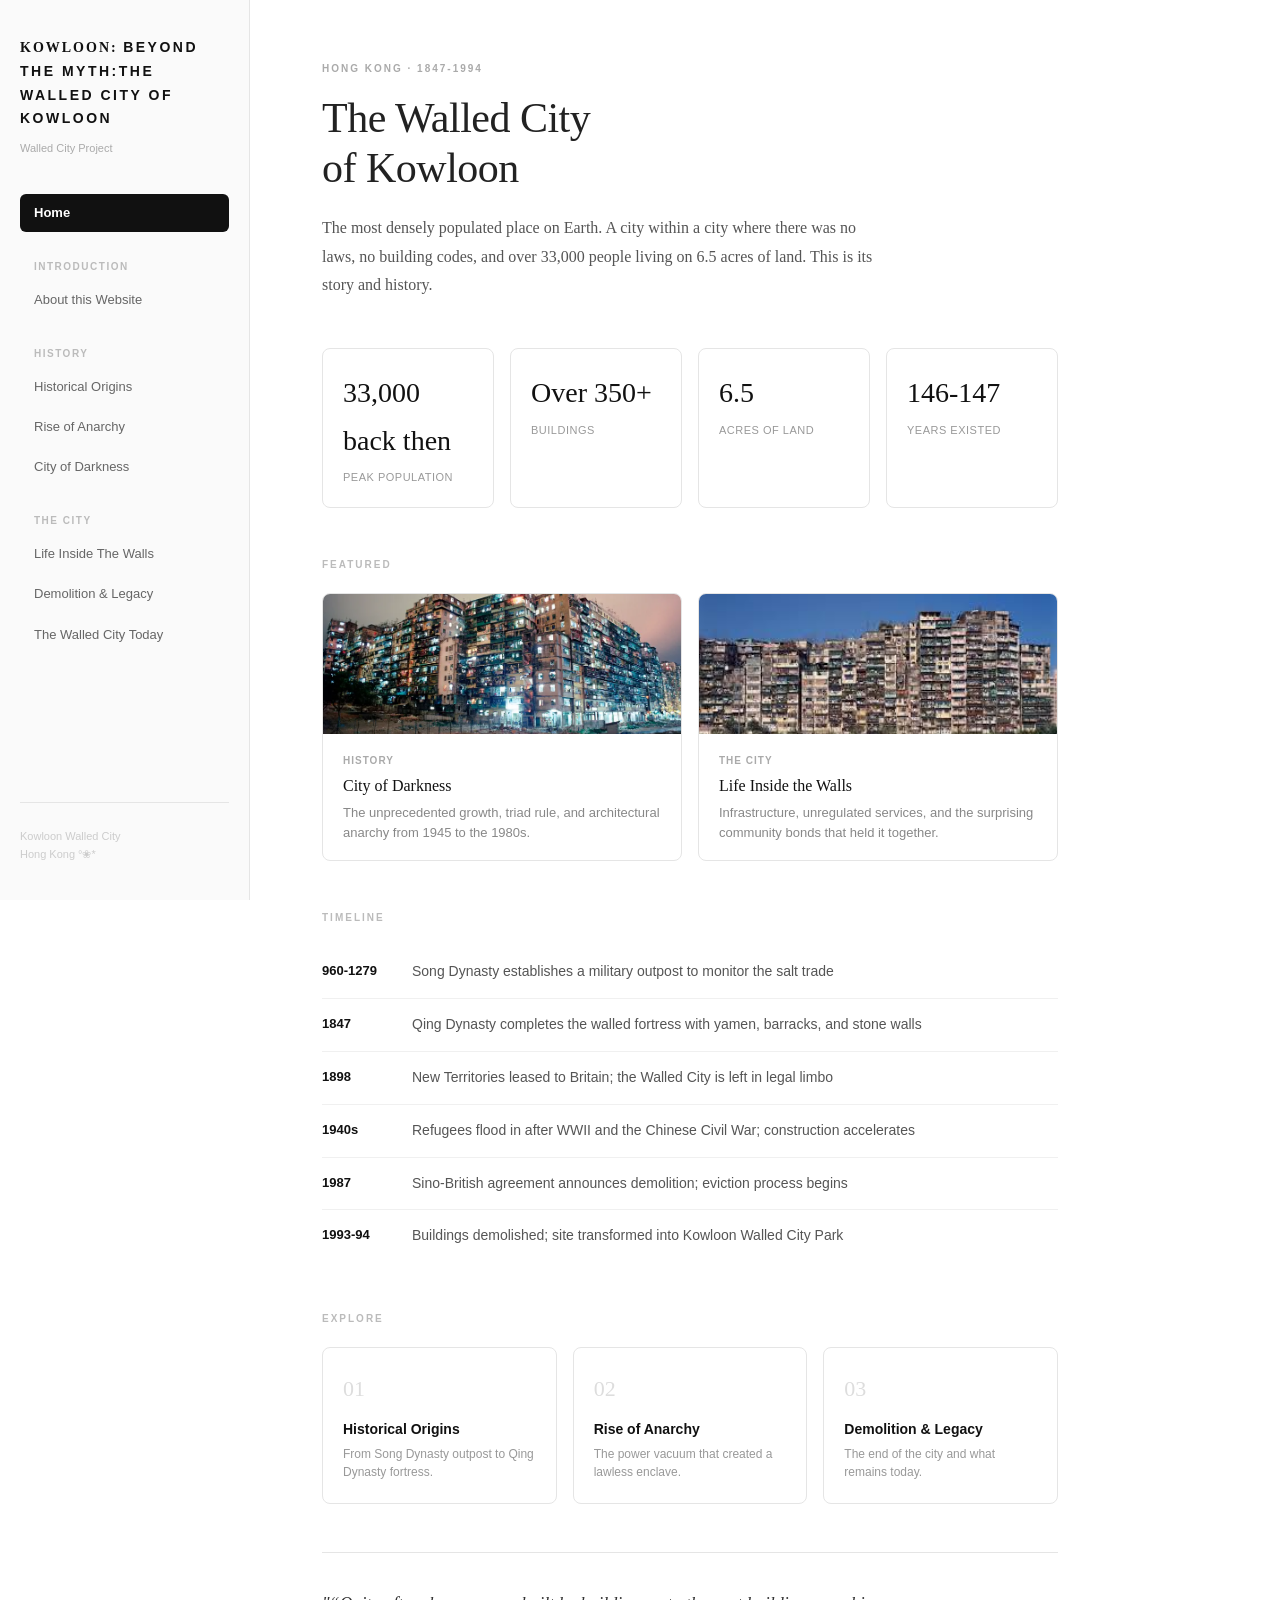
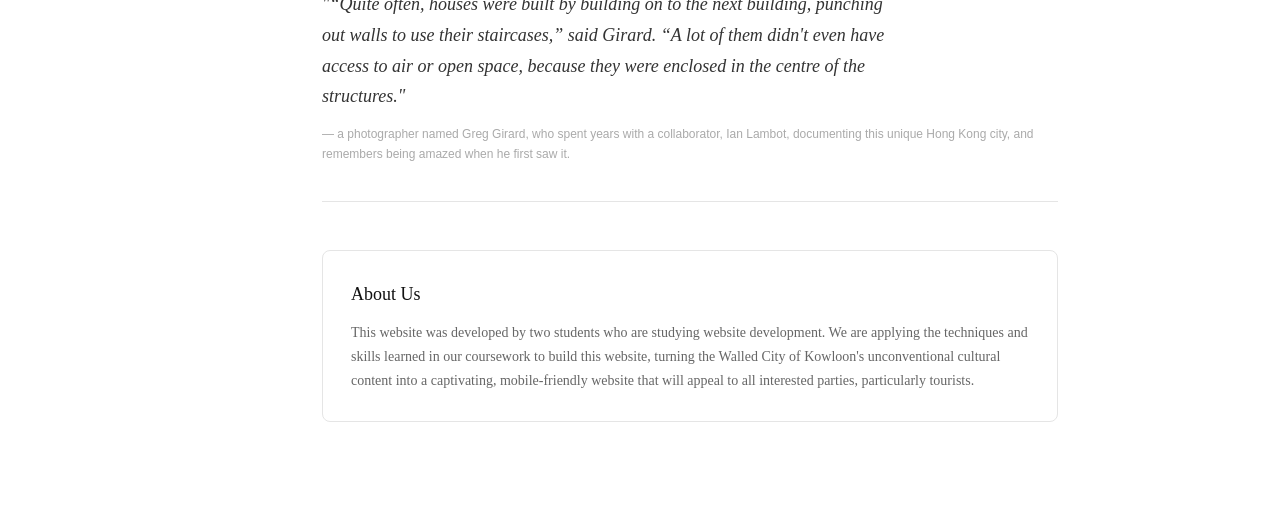
<file: index.html>
<!DOCTYPE html>
<html lang="en">
<head>
    <meta charset="UTF-8">
    <meta name="viewport" content="width=device-width, initial-scale=1.0">
    <title>Kowloon Walled City</title>
    <script src="idk.js"></script>
    <link rel="stylesheet" href="style2.css" />

</head>

<!--https://emojidb.org/flower-emojis?utm_source=user_search-->  <!--This is a link for the emojiss-->

<!--Im also thinkng about changing the fonts more instead of always using sans-serif...maybe Something Fancy for the Titles-->

<body>

    <!--Computer HEader--> <!--kinda confused here still so imma fix it soon-->
    <!--<div class="desktop-header">
        <span style="font-family:sans-serif; 
        font-size:14px; 
        font-weight:bold; 
        letter-spacing:2px; 
        text-transform:uppercase;">
        Kowloon
    </span>
        <button class="hamburger" onclick="toggleSide

REMOVED - the content was tranferred to 'About this website'
<a id="nav-why" onclick="showPage('Why')">Why Kowloon Walled City</a>

 
<!-(—)dont mind this, i just need this for the sentencws

    <!-Mobile header-->
    <div class="mobile-header">
        <span style="font-family:'Times New Roman', Times, serif; 
        font-size:14px; 
        font-weight:bold; 
        letter-spacing:2px; 
        text-transform:uppercase;">
        Kowloon
    </span> 
        <button class="hamburger" onclick="toggleSidebar()">☰</button> <!--I used the Trigram For Heaven symbol for toggling the other pages.....yum-->
        
    </div>

    <!-- ttthe overlayy -->
    <div class="sidebar-overlay" id="overlay" onclick="toggleSidebar()"></div>

    <div class="layout">

        <!--sidebarssss-->

        <!--showpage helps with revealing the other pages-->

        <aside class="sidebar" id="sidebar">
            <div class="logo">                
        <span style="font-family:'Times New Roman', Times, serif; 
        font-size:14px; 
        font-weight:bold; 
        letter-spacing:2px; 
        text-transform:uppercase;">
        Kowloon:
    </span>Beyond the myth:The Walled City of Kowloon</div>
    
            <div class="subtitle">Walled City Project</div>

            <div class="nav-group">
                <nav>
                    <a class="active" id="nav-home" onclick="showPage('home')"><strong>Home</strong></a>
                </nav>
            </div>

            <div class="nav-group">
                <div class="nav-label">Introduction</div>
                <nav>
                    <a id="nav-objective" onclick="showPage('objective')">About this Website</a> <!--this one used to be Project Objective-->
                </nav>
            </div>

            <div class="nav-group">
                <div class="nav-label">History</div>
                <nav>
                    <a id="nav-origins" onclick="showPage('origins')">Historical Origins</a>
                    <a id="nav-anarchy" onclick="showPage('anarchy')">Rise of Anarchy</a>
                    <a id="nav-darkness" onclick="showPage('darkness')">City of Darkness</a>
                </nav>
            </div>

            <div class="nav-group">
                <div class="nav-label">The City</div>
                <nav>
                    <a id="nav-life" onclick="showPage('life')">Life Inside The Walls</a>
                    <a id="nav-demolition" onclick="showPage('demolition')">Demolition & Legacy</a>
                    <a id="nav-today" onclick="showPage('today')">The Walled City Today</a>
                </nav>
            </div>

            <div class="footer-note">Kowloon Walled City<br>Hong Kong °❀*</div> <!--Added this symbol cause it looks cute/ can be changed if you want-->
        </aside>

        <!--THE MAIIIIIIIIN CONTENTOOO--> <!--also need to add more pictures soon to support the indo. visuals are important afterl all-->
        <div class="main">

            <!-- THis is where it begins~ the homepageee / i lowkey just copy pasted some of the info in the internet when researching some stuff-->
            <div class="page active" id="page-home">

                <div class="home-hero">
                    <div class="eyebrow">Hong Kong · 1847-1994</div>
                    <h1>The Walled City<br>of Kowloon</h1>
                    <p>The most densely populated place on Earth. A city within a city where there was no laws, no building codes, and over 33,000 people living on 6.5 acres of land. This is its story and history.</p>
                </div>

                <!--The numbers of people, buildings, land and years -->
                <div class="home-stats">
                    <div class="home-stat">
                        <div class="number">33,000 back then</div>
                        <div class="label">Peak Population</div>
                    </div>
                    <div class="home-stat">
                        <div class="number">Over 350+</div>
                        <div class="label">Buildings</div>
                    </div>
                    <div class="home-stat">
                        <div class="number">6.5</div>
                        <div class="label">acres of Land</div> 
                    </div>
                    <div class="home-stat">
                        <div class="number">146-147</div> <!--Settled	c. 1898 / Demolished	1993–1994    still kinda unsure about this part-->
                        <div class="label">Years Existed</div>
                    </div>
                </div>

                <!-- the Featured Cards -->
                <div class="home-section-title">Featured</div>
                <div class="home-cards">
                    <div class="home-card" onclick="showPage('darkness')">
                        <img src="Nice view of the city.png" alt="City at night">
                        <div class="card-body">
                            <div class="card-tag">History</div>
                            <div class="card-title">City of Darkness</div>
                            <div class="card-desc">The unprecedented growth, triad rule, and architectural anarchy from 1945 to the 1980s.</div>
                        </div>
                    </div>
                    <div class="home-card" onclick="showPage('life')">
                        <img src="Walled off i guess.png" alt="Building close-up">
                        <div class="card-body">
                            <div class="card-tag">The City</div>
                            <div class="card-title">Life Inside the Walls</div>
                            <div class="card-desc">Infrastructure, unregulated services, and the surprising community bonds that held it together.</div>
                        </div>
                    </div>
                </div>

                <!--timeline/ history-->
                <div class="home-section-title">Timeline</div>
                <div class="home-timeline-mini">
                    <div class="tl-row">
                        <div class="tl-year">960-1279</div>
                        <div class="tl-text">Song Dynasty establishes a military outpost to monitor the salt trade</div>
                    </div>

                    <div class="tl-row">
                        <div class="tl-year">1847</div>
                        <div class="tl-text">Qing Dynasty completes the walled fortress with yamen, barracks, and stone walls</div>
                    </div>

                    <div class="tl-row">
                        <div class="tl-year">1898</div>
                        <div class="tl-text">New Territories leased to Britain; the Walled City is left in legal limbo</div>
                    </div>

                    <div class="tl-row">
                        <div class="tl-year">1940s</div>
                        <div class="tl-text">Refugees flood in after WWII and the Chinese Civil War; construction accelerates</div>
                    </div>
                    <div class="tl-row">
                        <div class="tl-year">1987</div>
                        <div class="tl-text">Sino-British agreement announces demolition; eviction process begins</div>
                    </div>
                    <div class="tl-row">
                        <div class="tl-year">1993-94</div>
                        <div class="tl-text">Buildings demolished; site transformed into Kowloon Walled City Park</div>
                    </div>
                </div>




                <!--More infooos--> <!--still thinking if i should add images to it-->
                <div class="home-section-title">Explore</div>
                <div class="home-explore-grid">
                    <div class="home-explore-item" onclick="showPage('origins')">
                        <div class="explore-num">01</div>
                        <div class="explore-title">Historical Origins</div>
                        <div class="explore-desc">From Song Dynasty outpost to Qing Dynasty fortress.</div>
                    </div>
                    <div class="home-explore-item" onclick="showPage('anarchy')">
                        <div class="explore-num">02</div>
                        <div class="explore-title">Rise of Anarchy</div>
                        <div class="explore-desc">The power vacuum that created a lawless enclave.</div>
                    </div>
                    <div class="home-explore-item" onclick="showPage('demolition')">
                        <div class="explore-num">03</div>
                        <div class="explore-title">Demolition & Legacy</div>
                        <div class="explore-desc">The end of the city and what remains today.</div>
                    </div>
                </div>


                <!--quoting-->
                <div class="home-quote">
                    <blockquote>"“Quite often, houses were built by building on to the next building, punching out walls to use their staircases,” said Girard.  “A lot of them didn't even have access to air or open space, because they were enclosed in the centre of the structures."</blockquote>
                    <div class="quote-attr">— a photographer named Greg Girard, who spent years with a collaborator, Ian Lambot, documenting this unique Hong Kong city, and remembers being amazed when he first saw it. </div>
                </div>


                <!--About this project/ ABOUT US :00-->
                <div class="home-card-full">
                    <div class="card-title">About Us</div>
                    <p>This website was developed by two students who are studying website development. We are applying the techniques and skills learned in our coursework to build this website, turning the Walled City of Kowloon's unconventional cultural content into a captivating, mobile-friendly website that will appeal to all interested parties, particularly tourists.</p>
                </div>
            </div>

            
            <!--the intro, reassons-->
            <div class="page" id="page-objective">
                <h1>Project Objective</h1>

                <div class="highlight-box">
                    <p>This is a tourism website about the Kowloon Walled City. Within this site, visitors will learn about its history, explore related artistic works, and discover nearby travel attractions in the Kowloon area. Through this website, you will experience the unique charm of the Walled City and be captivated by its enduring appeal.
                </p>
                </div>

                <p>The Kowloon Walled City was one of the most extraordinary urban phenomena in modern history. Yet its story remains fragmented, told through scattered photographs, academic papers, and word of mouth. This project brings that narrative together in one place.</p>

                <h2>Why the Kowloon Walled City?</h2>

                <div class="highlight-box">
                    <p>Its existence is a myth to many outsiders. It was a place of legend, rumored to be a lawless den of triads and unlicensed dentists. It was a city within a city, with its own rules, economy, and social standards. The Walled Kowloon City is an example of a demolished site where life has forgotten its customs.</p>
                </div>

                <h2>What This Site Will Cover</h2>
                <ul>
                    <li><strong>Historical Origins</strong> — From Song Dynasty outpost to Qing Dynasty fortress</li>
                    <li><strong>Rise of Anarchy</strong> — The power vacuum that created a lawless enclave</li>
                    <li><strong>City of Darkness</strong> — Unprecedented growth and triad rule (1945-1980s)</li>
                    <li><strong>Life Inside the Walls</strong> — Infrastructure, unregulated services, and community bonds</li>
                    <li><strong>Demolition & Legacy</strong> — The end of the city and what remains</li>
                    <li><strong>The Walled City Today</strong> — Preserved relics, the park, and cultural significance</li>
                </ul>



            </div>


            <div class="page" id="page-why">
                <h1>Why the Kowloon Walled City?</h1>

                <p>To the outside world, the Kowloon Walled City was a legend — a place of lawless myth and urban chaos. But within its walls, it was something far more complex: a self-governing community with its own rules, its own economy, and its own social standards.</p>

                <div class="highlight-box">
                    <p>The Walled City was a place where the conventional laws of society broke down, yet a different kind of order emerged — one built not by governments, but by the people who lived there.</p>
                </div>

                <p>It was simultaneously a haven and a horror — a refuge for those who had nowhere else to go, and a haven for those who operated outside the law. It thrived without police, without building codes, without any central authority. And yet, it functioned.</p>

                <p>Today, the site is a public park. The buildings are gone, the residents relocated, the chaos silenced. What remains is an abandoned space that has lost the customs and culture that once defined it — a place that lives on only in memory and photographs.</p>

                <p>This project asks: <strong>What can we learn from a place that shouldn't have worked, but did?</strong></p>
            </div>



            
            <!--more historyyyy-->
            <div class="page" id="page-origins">
                <h1>Historical Origins</h1>
                <p style=
                "font-family:sans-serif; 
                font-size:12px; 
                color:#999; 
                letter-spacing:1px; 
                text-transform:uppercase; 
                margin-bottom:8px;"
                >The Beginning of a dystopian City</p>

                <p>The story of the Kowloon Walled City begins long before the anarchy it became famous for. </p>

            <div class="photo">
                <img src="history old photo.jpg" alt="history photo">
                <div class="caption">Kowloon Walled City, a fascinating area in Hong Kong, shows us the interesting twists of history, migration, and city life. This crowded settlement was special because it was a part of China right in the middle of the British colony. Its story is one of survival, chaos, and major transformation.</div>
            </div>

                <p>Its roots trace back nearly a thousand years, to a time when the area served as a modest military outpost under the Song Dynasty.</p>

                <h2>Song Dynasty: Monitoring the Salt Trade</h2>
                <p>During the Song Dynasty (960-1279), a military outpost was established in the Kowloon area to monitor and regulate the lucrative salt trade. The site's strategic position near the coast made it an ideal sentry point against pirates and smugglers.</p>

                <h2>Qing Dynasty: The Fortress Walls</h2>
                <p>In the mid-19th century, the Qing government recognized the need for a stronger defensive presence. Construction of a proper walled fortress began, and the Kowloon Walled City was completed in 1847. The fortified structure included a yamen (government office), barracks, and thick stone walls designed to repel invasion.</p>
                <p>However, the fortress was soon tested by internal conflict. Rebellions in the region damaged parts of the structure, and the Qing government's ability to maintain it steadily weakened.</p>

                <h2>1898: The Treaty That Changed Everything</h2>
                <p>The turning point came with the Convention for the Extension of Hong Kong Territory in 1898, which leased the New Territories to Britain for 99 years. The Walled City was initially excluded from the lease — it remained under Chinese jurisdiction. But when British forces moved in, the Chinese officials abandoned the fort, leaving it in a legal grey zone that would persist for nearly a century.</p>

                <div class="timeline">
                    <div class="timeline-item">
                        <div class="year">Song Dynasty (960-1279)</div>
                        <div class="desc">Military outpost established to monitor the salt trade</div>
                    </div>
                    <div class="timeline-item">
                        <div class="year">1847</div>
                        <div class="desc">Qing Dynasty completed the walled fortress</div>
                    </div>
                    <div class="timeline-item">
                        <div class="year">1898</div>
                        <div class="desc">New Territories that was leased to Britain; Walled City left in legal limbo</div>
                    </div>
                </div>
            </div>




            <!--THe risse to anarchy-->
            <div class="page" id="page-anarchy">
                <h1>Rise of Anarchy</h1>
                <p style=
                "font-family:sans-serif; 
                font-size:12px; 
                color:#a6a6a6; 
                letter-spacing:1px; 
                text-transform:uppercase; 
                margin-bottom:8px;"
                >A Lawless Blackhole of Vice</p>

                <p>The transformation of the Walled City from a military fort into a lawless enclave was not sudden — it was the result of decades of political abandonment and neglect.</p>

                <div class="photo">
                    <img src="Aerial view.png" alt="Aerial view of Kowloon Walled City">
                    <div class="caption">Aerial views showing the dense Walled City surrounded by modern Kowloon — a world within a world.</div>
                </div>

                <h2>British Occupation and Retreat</h2>
                <p>After the 1898 treaty, the British initially asserted control over the Walled City but soon found it more trouble than it was worth. The Chinese government still claimed sovereignty, while the British had little interest in governing the small, dilapidated site. By the early 20th century, both sides had effectively walked away.</p>

                <h2>The Power Vacuum</h2>
                <p>With no government willing to take responsibility, the Walled City became a true no-man's-land. No police patrolled its streets. No building codes regulated its construction. No health inspectors checked its factories. Into this vacuum stepped those who thrived in the absence of authority — triads, gamblers, drug operators, and anyone else who preferred to live beyond the reach of the law.</p>

                <h2>World War II</h2>
                <p>The Japanese occupation of Hong Kong during World War II further accelerated the Walled City's decline. The occupying forces dismantled parts of the original stone walls for building materials, erasing the last physical remnants of its military heritage. By the end of the war, the Walled City was an open, undefended space — ripe for the chaos that would follow.</p>
            </div>

            <!--CITY OF DARKNESS...bleh -->
            <div class="page" id="page-darkness">
                <h1>City of Darkness</h1>

            <div class="photo">
                <img src="rundown buildings.jpg" alt="rundown">
                <div class="caption">'The economy ran sort of on it's own. They had bakeries, barber shops, noodle houses, tea houses, craftsmen, limited use doctors (like non licensed dentists, and traditional medicine), etc. Basically anything you'd find in a city, just crammed into this tiny little area of buildings.' - jgopp, a User in Reddit who has visited the site</div>
                </div>

                <p style="font-family:'Times New Roman', Times, serif; font-size:20px; color:#000000; letter-spacing: spacing 2px;; text-transform:uppercase; margin: bottom 10px;;">Unprecedented Growth (1945-1980s)</p>

                <p>In the decades following World War II, the Walled City underwent a transformation unlike anything the world had seen before. What had been a modest squatter settlement exploded into a towering, self-built megastructure.</p>

                <h2>Refugee Influx</h2>
                <p>After the Chinese Civil War and the establishment of the People's Republic of China in 1949, waves of refugees flooded into Hong Kong. Many found their way to the Walled City, drawn by the absence of rent controls, building regulations, and immigration enforcement. The population swelled from a few hundred to tens of thousands in a matter of years.</p>

                <h2>Triad Rule</h2>
                <p>With the population boom came organized crime. Triad societies — particularly the 14K and Sun Yee On — established firm control over the Walled City. They ran gambling dens, opium dens, and vice operations from the upper floors, while residents on the lower levels tried to live normal lives below. The triads became the de facto authority: they resolved disputes, collected "rent," and maintained a rough order that served their interests.</p>

                <h2>Architectural Anarchy</h2>
                <p>With no building codes to follow, residents built upward with reckless abandon. Structures rose to 14 stories or more, connected by a chaotic network of staircases, rooftops, and narrow alleyways. Buildings were constructed inches apart, blocking out sunlight to the lower levels. Electrical wiring and water pipes formed a tangled web on every exterior wall. It was architecture without architects — and it was terrifying, beautiful, and entirely unique.</p>

            </div>





            <!--life inside the walls -->
            <div class="page" id="page-life">
                <h1>Life Inside the Walls</h1>

            <div class="photo">
                <img src="life.jpg" alt="life">
                <div class="caption">'The economy ran sort of on it's own. They had bakeries, barber shops, noodle houses, tea houses, craftsmen, limited use doctors (like non licensed dentists, and traditional medicine), etc. Basically anything you'd find in a city, just crammed into this tiny little area of buildings.' - jgopp, a User in Reddit who has visited the site</div>
                </div>

                <p>Despite its fearsome reputation, the reality of daily life inside the Walled City was more nuanced than the headlines suggested. Yes, there was crime and squalor — but there were also schools, temples, post offices, and a strong sense of community.</p>

                <h2>Infrastructure</h2>
                <p>The Walled City had only eight official municipal water taps serving tens of thousands of residents. Water was rationed and carried by bucket to upper floors. Electricity was siphoned from the surrounding city grid through illegal connections — a web of wires that hung like vines from every surface. Despite this, residents had refrigerators, televisions, and even air conditioners.</p>

                <h2>Unregulated Services</h2>
                <p>The Walled City was home to a thriving informal economy. Unlicensed dentists offered cheap dental work in small clinics — many trained in mainland China but unrecognized in Hong Kong. Food factories produced noodles, fish balls, and other goods that were sold outside the walls. Garment workshops churned out clothing. None of these businesses had permits, but they were essential to the local economy.</p>

                <h2>Community and Social Bonds</h2>
                <p>Perhaps the most surprising aspect of the Walled City was its community. Residents looked out for each other. Children played on rooftops while elders chatted in narrow alleyways. Informal mutual aid networks developed — neighbors helped neighbors with childcare, repairs, and mediation. In the absence of government, the people of the Walled City built their own society from the ground up.</p>
            </div>

            <!--when it got destroyed and its legacy-->
            <div class="page" id="page-demolition">
                <h1>Demolition & Legacy</h1>

                <div class="photo">
                    <img src="ruined.jpg" alt="ruined">
                    <div class="caption">The Sino-British Joint Declaration in 1984 laid the groundwork for the city's demolition. The mutual decision by the two governments to tear down the walled city was announced on 14 January 1987.</div>
                </div>

                <p>The end of the Walled City came not with a bang, but with a long, slow process of negotiation, eviction, and finally, demolition.</p>

                <h2>The Sino-British Joint Declaration</h2>
                <p>In 1984, the Sino-British Joint Declaration set the stage for Hong Kong's return to Chinese sovereignty in 1997. With the political future settled, both governments finally found common ground on the Walled City's fate. In 1987, they announced that the site would be cleared and transformed into a public park.</p>

                <h2>Eviction and Demolition</h2>
                <p>The eviction process was prolonged and emotional. Over 33,000 residents were displaced between 1987 and 1992. Many had lived in the Walled City their entire lives. Some resisted; others accepted government compensation and resettlement packages. By 1993, the last residents were gone, and demolition began. The buildings — decades of informal architecture — were reduced to rubble in a matter of months.</p>

                <div class="highlight-box">
                    <p>Demolished in 1993-1994, the Walled City left behind not just physical rubble, but a cultural legacy that continues to fascinate architects, filmmakers, writers, and urbanists around the world.</p>
                </div>
            </div>

            <!--THe walled city today or now-->
            <div class="page" id="page-today">
                <h1>The Walled City Today</h1>

                <div class="photo">
                <img src="kowloon walled city exhinition.jpg" alt="exhibition">

                <p>Where the Walled City once stood, there is now a peaceful park. But echoes of the past remain... in preserved relics, in the layout of the grounds, and in the cultural memory of a place unlike any other.</p>

                <!--i might add more photos like here for example/ and yes the stuff here was kinda copy pasted from the internet cause we're runnning out of time TOT-->

                <h2>Preserved Relics and Artifacts</h2>
                <p>Several artifacts from the original Walled City have been preserved within the park grounds. These include stone fragments, old signage, and foundations that mark where buildings once stood. They serve as quiet reminders of the dense, chaotic community that existed here.</p>

                <h2>The Yamen Building</h2>
                <p>The most significant surviving structure is the Yamen — the old Qing Dynasty government office that predated the Walled City's anarchic era. Restored and preserved, it now stands as the park's centerpiece, a physical link to the site's military origins.</p>

                <h2>The South Gate</h2>
                <p>Excavations during the park's construction uncovered the foundations of the original South Gate — the stone entrance to the Qing fortress. These remains have been preserved in situ and are visible to visitors today.</p>

                <h2>Cultural Icon</h2>
                <p>Beyond the physical site, the Walled City lives on as a cultural icon. It has inspired countless films, books, video games, and architectural studies. Its image — the impossibly dense, towering blocks connected by a web of pipes and wires — has become a visual shorthand for urban dystopia and the resilience of community.</p>

                <div class="two-col">
                    <div class="col-box">
                        <h3>Culture Significance</h3>
                        <p>The Walled City represents a unique chapter in urban history — a self-built, self-governing community that operated entirely outside conventional structures of power. Its legacy challenges our assumptions about what a city needs to function.</p>
                    </div>
                    <div class="col-box">
                        <h3>Tourist Potential</h3>
                        <p>The Kowloon Walled City Park attracts visitors from around the world. Interpretive signs, preserved relics, and the restored Yamen offer a tangible connection to the past — making the site both a memorial and a destination.</p>
                    </div>
                </div>
            </div>

        </div>
    </div>

</body>
</html>
</file>
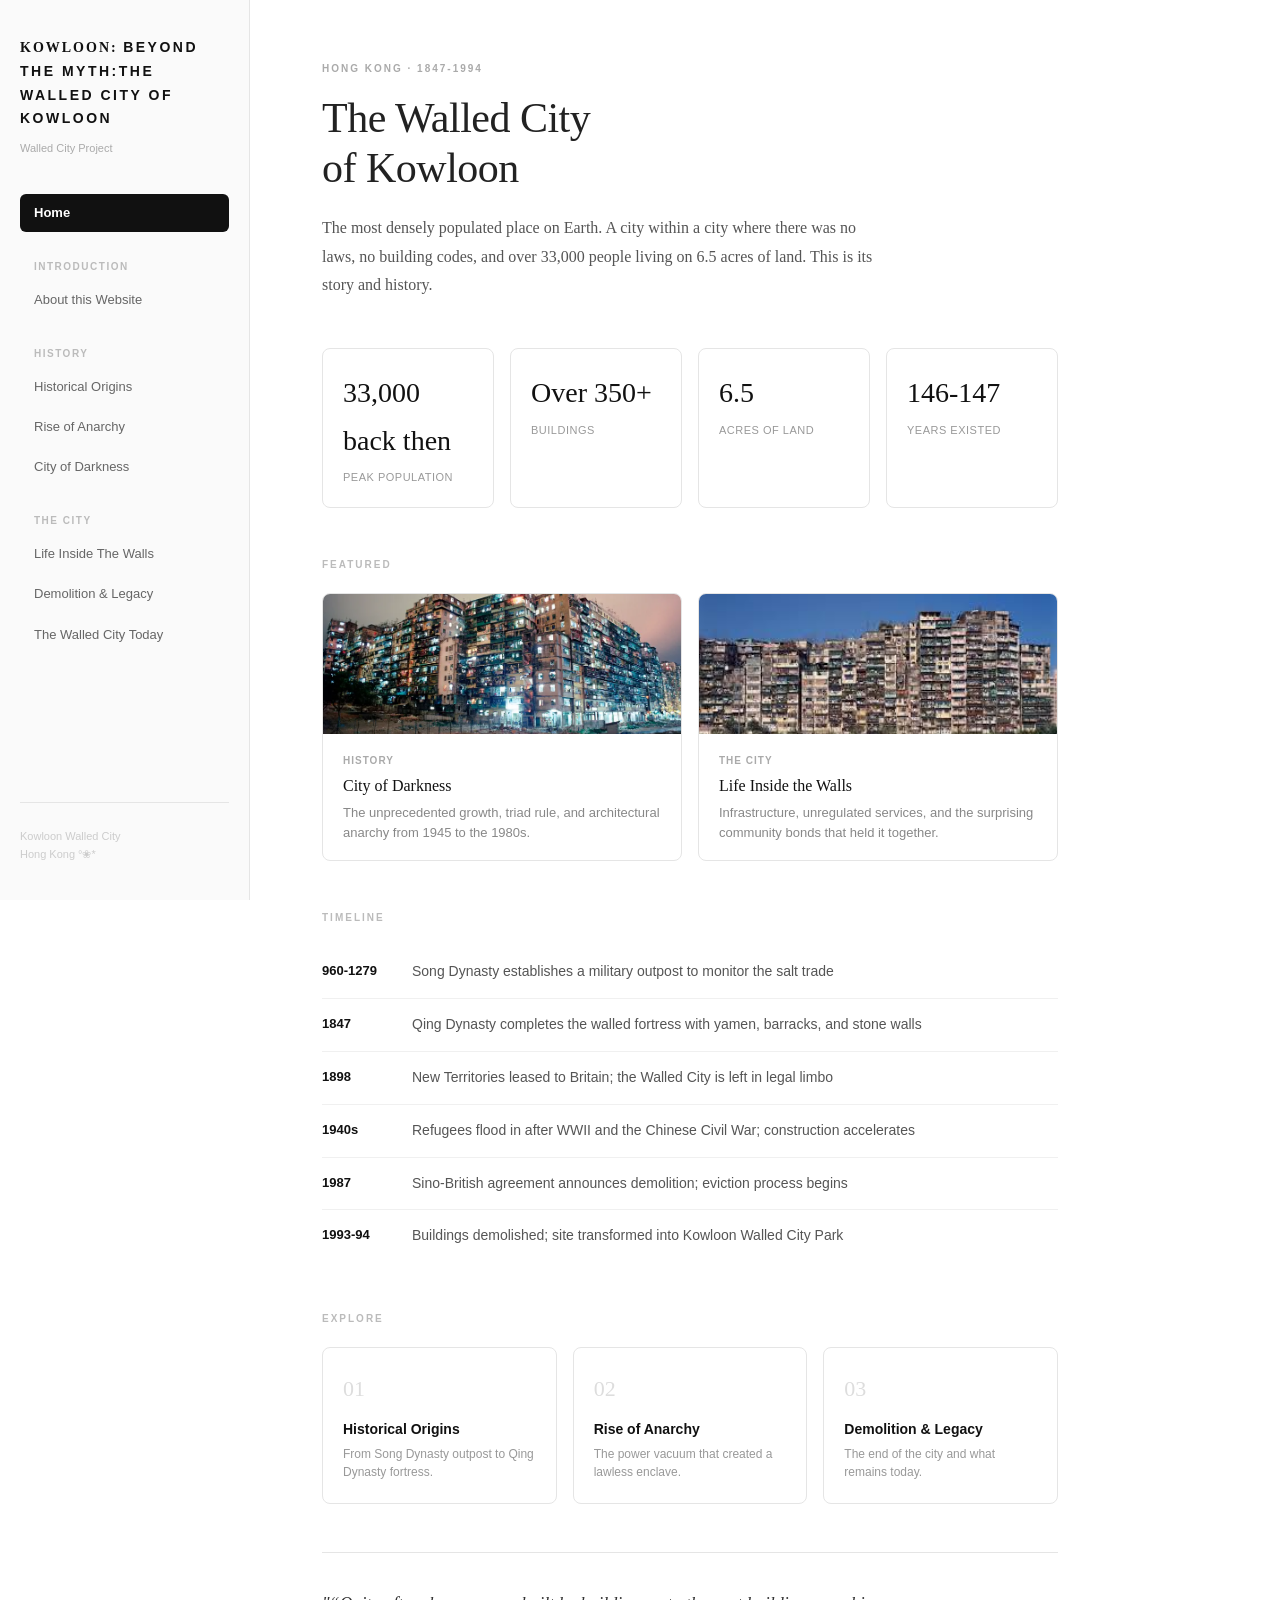
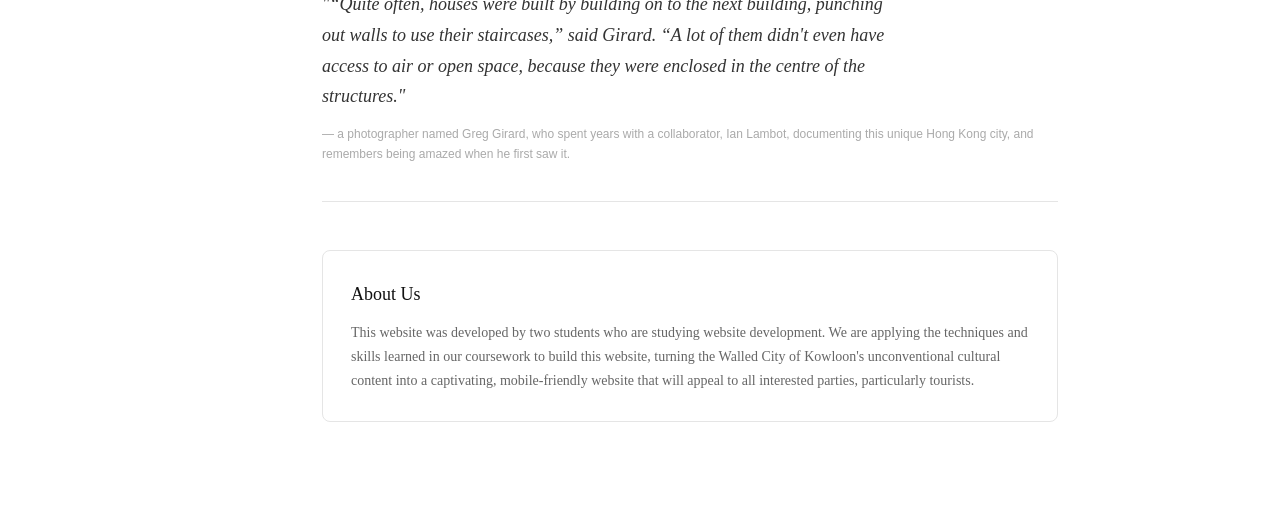
<file: RAHHHH.html>
<!DOCTYPE html>
<html lang="en">
<head>
    <meta charset="UTF-8">
    <meta name="viewport" content="width=device-width, initial-scale=1.0">
    <title>Kowloon Walled City</title>
    <script src="idk.js"></script>
    <link rel="stylesheet" href="style2.css" />

</head>

<!--https://emojidb.org/flower-emojis?utm_source=user_search-->  <!--This is a link for the emojiss-->

<!--Im also thinkng about changing the fonts more instead of always using sans-serif...maybe Something Fancy for the Titles-->

<body>

    <!--Computer HEader--> <!--kinda confused here still so imma fix it soon-->
    <!--<div class="desktop-header">
        <span style="font-family:sans-serif; 
        font-size:14px; 
        font-weight:bold; 
        letter-spacing:2px; 
        text-transform:uppercase;">
        Kowloon
    </span>
        <button class="hamburger" onclick="toggleSide

REMOVED - the content was tranferred to 'About this website'
<a id="nav-why" onclick="showPage('Why')">Why Kowloon Walled City</a>

 
<!-(—)dont mind this, i just need this for the sentencws

    <!-Mobile header-->
    <div class="mobile-header">
        <span style="font-family:'Times New Roman', Times, serif; 
        font-size:14px; 
        font-weight:bold; 
        letter-spacing:2px; 
        text-transform:uppercase;">
        Kowloon
    </span> 
        <button class="hamburger" onclick="toggleSidebar()">☰</button> <!--I used the Trigram For Heaven symbol for toggling the other pages.....yum-->
        
    </div>

    <!-- ttthe overlayy -->
    <div class="sidebar-overlay" id="overlay" onclick="toggleSidebar()"></div>

    <div class="layout">

        <!--sidebarssss-->

        <!--showpage helps with revealing the other pages-->

        <aside class="sidebar" id="sidebar">
            <div class="logo">                
        <span style="font-family:'Times New Roman', Times, serif; 
        font-size:14px; 
        font-weight:bold; 
        letter-spacing:2px; 
        text-transform:uppercase;">
        Kowloon:
    </span>Beyond the myth:The Walled City of Kowloon</div>
    
            <div class="subtitle">Walled City Project</div>

            <div class="nav-group">
                <nav>
                    <a class="active" id="nav-home" onclick="showPage('home')"><strong>Home</strong></a>
                </nav>
            </div>

            <div class="nav-group">
                <div class="nav-label">Introduction</div>
                <nav>
                    <a id="nav-objective" onclick="showPage('objective')">About this Website</a> <!--this one used to be Project Objective-->
                </nav>
            </div>

            <div class="nav-group">
                <div class="nav-label">History</div>
                <nav>
                    <a id="nav-origins" onclick="showPage('origins')">Historical Origins</a>
                    <a id="nav-anarchy" onclick="showPage('anarchy')">Rise of Anarchy</a>
                    <a id="nav-darkness" onclick="showPage('darkness')">City of Darkness</a>
                </nav>
            </div>

            <div class="nav-group">
                <div class="nav-label">The City</div>
                <nav>
                    <a id="nav-life" onclick="showPage('life')">Life Inside The Walls</a>
                    <a id="nav-demolition" onclick="showPage('demolition')">Demolition & Legacy</a>
                    <a id="nav-today" onclick="showPage('today')">The Walled City Today</a>
                </nav>
            </div>

            <div class="footer-note">Kowloon Walled City<br>Hong Kong °❀*</div> <!--Added this symbol cause it looks cute/ can be changed if you want-->
        </aside>

        <!--THE MAIIIIIIIIN CONTENTOOO--> <!--also need to add more pictures soon to support the indo. visuals are important afterl all-->
        <div class="main">

            <!-- THis is where it begins~ the homepageee / i lowkey just copy pasted some of the info in the internet when researching some stuff-->
            <div class="page active" id="page-home">

                <div class="home-hero">
                    <div class="eyebrow">Hong Kong · 1847-1994</div>
                    <h1>The Walled City<br>of Kowloon</h1>
                    <p>The most densely populated place on Earth. A city within a city where there was no laws, no building codes, and over 33,000 people living on 6.5 acres of land. This is its story and history.</p>
                </div>

                <!--The numbers of people, buildings, land and years -->
                <div class="home-stats">
                    <div class="home-stat">
                        <div class="number">33,000 back then</div>
                        <div class="label">Peak Population</div>
                    </div>
                    <div class="home-stat">
                        <div class="number">Over 350+</div>
                        <div class="label">Buildings</div>
                    </div>
                    <div class="home-stat">
                        <div class="number">6.5</div>
                        <div class="label">acres of Land</div> 
                    </div>
                    <div class="home-stat">
                        <div class="number">146-147</div> <!--Settled	c. 1898 / Demolished	1993–1994    still kinda unsure about this part-->
                        <div class="label">Years Existed</div>
                    </div>
                </div>

                <!-- the Featured Cards -->
                <div class="home-section-title">Featured</div>
                <div class="home-cards">
                    <div class="home-card" onclick="showPage('darkness')">
                        <img src="Nice view of the city.png" alt="City at night">
                        <div class="card-body">
                            <div class="card-tag">History</div>
                            <div class="card-title">City of Darkness</div>
                            <div class="card-desc">The unprecedented growth, triad rule, and architectural anarchy from 1945 to the 1980s.</div>
                        </div>
                    </div>
                    <div class="home-card" onclick="showPage('life')">
                        <img src="Walled off i guess.png" alt="Building close-up">
                        <div class="card-body">
                            <div class="card-tag">The City</div>
                            <div class="card-title">Life Inside the Walls</div>
                            <div class="card-desc">Infrastructure, unregulated services, and the surprising community bonds that held it together.</div>
                        </div>
                    </div>
                </div>

                <!--timeline/ history-->
                <div class="home-section-title">Timeline</div>
                <div class="home-timeline-mini">
                    <div class="tl-row">
                        <div class="tl-year">960-1279</div>
                        <div class="tl-text">Song Dynasty establishes a military outpost to monitor the salt trade</div>
                    </div>

                    <div class="tl-row">
                        <div class="tl-year">1847</div>
                        <div class="tl-text">Qing Dynasty completes the walled fortress with yamen, barracks, and stone walls</div>
                    </div>

                    <div class="tl-row">
                        <div class="tl-year">1898</div>
                        <div class="tl-text">New Territories leased to Britain; the Walled City is left in legal limbo</div>
                    </div>

                    <div class="tl-row">
                        <div class="tl-year">1940s</div>
                        <div class="tl-text">Refugees flood in after WWII and the Chinese Civil War; construction accelerates</div>
                    </div>
                    <div class="tl-row">
                        <div class="tl-year">1987</div>
                        <div class="tl-text">Sino-British agreement announces demolition; eviction process begins</div>
                    </div>
                    <div class="tl-row">
                        <div class="tl-year">1993-94</div>
                        <div class="tl-text">Buildings demolished; site transformed into Kowloon Walled City Park</div>
                    </div>
                </div>




                <!--More infooos--> <!--still thinking if i should add images to it-->
                <div class="home-section-title">Explore</div>
                <div class="home-explore-grid">
                    <div class="home-explore-item" onclick="showPage('origins')">
                        <div class="explore-num">01</div>
                        <div class="explore-title">Historical Origins</div>
                        <div class="explore-desc">From Song Dynasty outpost to Qing Dynasty fortress.</div>
                    </div>
                    <div class="home-explore-item" onclick="showPage('anarchy')">
                        <div class="explore-num">02</div>
                        <div class="explore-title">Rise of Anarchy</div>
                        <div class="explore-desc">The power vacuum that created a lawless enclave.</div>
                    </div>
                    <div class="home-explore-item" onclick="showPage('demolition')">
                        <div class="explore-num">03</div>
                        <div class="explore-title">Demolition & Legacy</div>
                        <div class="explore-desc">The end of the city and what remains today.</div>
                    </div>
                </div>


                <!--quoting-->
                <div class="home-quote">
                    <blockquote>"“Quite often, houses were built by building on to the next building, punching out walls to use their staircases,” said Girard.  “A lot of them didn't even have access to air or open space, because they were enclosed in the centre of the structures."</blockquote>
                    <div class="quote-attr">— a photographer named Greg Girard, who spent years with a collaborator, Ian Lambot, documenting this unique Hong Kong city, and remembers being amazed when he first saw it. </div>
                </div>


                <!--About this project/ ABOUT US :00-->
                <div class="home-card-full">
                    <div class="card-title">About Us</div>
                    <p>This website was developed by two students who are studying website development. We are applying the techniques and skills learned in our coursework to build this website, turning the Walled City of Kowloon's unconventional cultural content into a captivating, mobile-friendly website that will appeal to all interested parties, particularly tourists.</p>
                </div>
            </div>

            
            <!--the intro, reassons-->
            <div class="page" id="page-objective">
                <h1>Project Objective</h1>

                <div class="highlight-box">
                    <p>This is a tourism website about the Kowloon Walled City. Within this site, visitors will learn about its history, explore related artistic works, and discover nearby travel attractions in the Kowloon area. Through this website, you will experience the unique charm of the Walled City and be captivated by its enduring appeal.
                </p>
                </div>

                <p>The Kowloon Walled City was one of the most extraordinary urban phenomena in modern history. Yet its story remains fragmented, told through scattered photographs, academic papers, and word of mouth. This project brings that narrative together in one place.</p>

                <h2>Why the Kowloon Walled City?</h2>

                <div class="highlight-box">
                    <p>Its existence is a myth to many outsiders. It was a place of legend, rumored to be a lawless den of triads and unlicensed dentists. It was a city within a city, with its own rules, economy, and social standards. The Walled Kowloon City is an example of a demolished site where life has forgotten its customs.</p>
                </div>

                <h2>What This Site Will Cover</h2>
                <ul>
                    <li><strong>Historical Origins</strong> — From Song Dynasty outpost to Qing Dynasty fortress</li>
                    <li><strong>Rise of Anarchy</strong> — The power vacuum that created a lawless enclave</li>
                    <li><strong>City of Darkness</strong> — Unprecedented growth and triad rule (1945-1980s)</li>
                    <li><strong>Life Inside the Walls</strong> — Infrastructure, unregulated services, and community bonds</li>
                    <li><strong>Demolition & Legacy</strong> — The end of the city and what remains</li>
                    <li><strong>The Walled City Today</strong> — Preserved relics, the park, and cultural significance</li>
                </ul>



            </div>


            <div class="page" id="page-why">
                <h1>Why the Kowloon Walled City?</h1>

                <p>To the outside world, the Kowloon Walled City was a legend — a place of lawless myth and urban chaos. But within its walls, it was something far more complex: a self-governing community with its own rules, its own economy, and its own social standards.</p>

                <div class="highlight-box">
                    <p>The Walled City was a place where the conventional laws of society broke down, yet a different kind of order emerged — one built not by governments, but by the people who lived there.</p>
                </div>

                <p>It was simultaneously a haven and a horror — a refuge for those who had nowhere else to go, and a haven for those who operated outside the law. It thrived without police, without building codes, without any central authority. And yet, it functioned.</p>

                <p>Today, the site is a public park. The buildings are gone, the residents relocated, the chaos silenced. What remains is an abandoned space that has lost the customs and culture that once defined it — a place that lives on only in memory and photographs.</p>

                <p>This project asks: <strong>What can we learn from a place that shouldn't have worked, but did?</strong></p>
            </div>



            
            <!--more historyyyy-->
            <div class="page" id="page-origins">
                <h1>Historical Origins</h1>
                <p style=
                "font-family:sans-serif; 
                font-size:12px; 
                color:#999; 
                letter-spacing:1px; 
                text-transform:uppercase; 
                margin-bottom:8px;"
                >The Beginning of a dystopian City</p>

                <p>The story of the Kowloon Walled City begins long before the anarchy it became famous for. </p>

            <div class="photo">
                <img src="history old photo.jpg" alt="history photo">
                <div class="caption">Kowloon Walled City, a fascinating area in Hong Kong, shows us the interesting twists of history, migration, and city life. This crowded settlement was special because it was a part of China right in the middle of the British colony. Its story is one of survival, chaos, and major transformation.</div>
            </div>

                <p>Its roots trace back nearly a thousand years, to a time when the area served as a modest military outpost under the Song Dynasty.</p>

                <h2>Song Dynasty: Monitoring the Salt Trade</h2>
                <p>During the Song Dynasty (960-1279), a military outpost was established in the Kowloon area to monitor and regulate the lucrative salt trade. The site's strategic position near the coast made it an ideal sentry point against pirates and smugglers.</p>

                <h2>Qing Dynasty: The Fortress Walls</h2>
                <p>In the mid-19th century, the Qing government recognized the need for a stronger defensive presence. Construction of a proper walled fortress began, and the Kowloon Walled City was completed in 1847. The fortified structure included a yamen (government office), barracks, and thick stone walls designed to repel invasion.</p>
                <p>However, the fortress was soon tested by internal conflict. Rebellions in the region damaged parts of the structure, and the Qing government's ability to maintain it steadily weakened.</p>

                <h2>1898: The Treaty That Changed Everything</h2>
                <p>The turning point came with the Convention for the Extension of Hong Kong Territory in 1898, which leased the New Territories to Britain for 99 years. The Walled City was initially excluded from the lease — it remained under Chinese jurisdiction. But when British forces moved in, the Chinese officials abandoned the fort, leaving it in a legal grey zone that would persist for nearly a century.</p>

                <div class="timeline">
                    <div class="timeline-item">
                        <div class="year">Song Dynasty (960-1279)</div>
                        <div class="desc">Military outpost established to monitor the salt trade</div>
                    </div>
                    <div class="timeline-item">
                        <div class="year">1847</div>
                        <div class="desc">Qing Dynasty completed the walled fortress</div>
                    </div>
                    <div class="timeline-item">
                        <div class="year">1898</div>
                        <div class="desc">New Territories that was leased to Britain; Walled City left in legal limbo</div>
                    </div>
                </div>
            </div>




            <!--THe risse to anarchy-->
            <div class="page" id="page-anarchy">
                <h1>Rise of Anarchy</h1>
                <p style=
                "font-family:sans-serif; 
                font-size:12px; 
                color:#a6a6a6; 
                letter-spacing:1px; 
                text-transform:uppercase; 
                margin-bottom:8px;"
                >A Lawless Blackhole of Vice</p>

                <p>The transformation of the Walled City from a military fort into a lawless enclave was not sudden — it was the result of decades of political abandonment and neglect.</p>

                <div class="photo">
                    <img src="Aerial view.png" alt="Aerial view of Kowloon Walled City">
                    <div class="caption">Aerial views showing the dense Walled City surrounded by modern Kowloon — a world within a world.</div>
                </div>

                <h2>British Occupation and Retreat</h2>
                <p>After the 1898 treaty, the British initially asserted control over the Walled City but soon found it more trouble than it was worth. The Chinese government still claimed sovereignty, while the British had little interest in governing the small, dilapidated site. By the early 20th century, both sides had effectively walked away.</p>

                <h2>The Power Vacuum</h2>
                <p>With no government willing to take responsibility, the Walled City became a true no-man's-land. No police patrolled its streets. No building codes regulated its construction. No health inspectors checked its factories. Into this vacuum stepped those who thrived in the absence of authority — triads, gamblers, drug operators, and anyone else who preferred to live beyond the reach of the law.</p>

                <h2>World War II</h2>
                <p>The Japanese occupation of Hong Kong during World War II further accelerated the Walled City's decline. The occupying forces dismantled parts of the original stone walls for building materials, erasing the last physical remnants of its military heritage. By the end of the war, the Walled City was an open, undefended space — ripe for the chaos that would follow.</p>
            </div>

            <!--CITY OF DARKNESS...bleh -->
            <div class="page" id="page-darkness">
                <h1>City of Darkness</h1>

            <div class="photo">
                <img src="rundown buildings.jpg" alt="rundown">
                <div class="caption">'The economy ran sort of on it's own. They had bakeries, barber shops, noodle houses, tea houses, craftsmen, limited use doctors (like non licensed dentists, and traditional medicine), etc. Basically anything you'd find in a city, just crammed into this tiny little area of buildings.' - jgopp, a User in Reddit who has visited the site</div>
                </div>

                <p style="font-family:'Times New Roman', Times, serif; font-size:20px; color:#000000; letter-spacing: spacing 2px;; text-transform:uppercase; margin: bottom 10px;;">Unprecedented Growth (1945-1980s)</p>

                <p>In the decades following World War II, the Walled City underwent a transformation unlike anything the world had seen before. What had been a modest squatter settlement exploded into a towering, self-built megastructure.</p>

                <h2>Refugee Influx</h2>
                <p>After the Chinese Civil War and the establishment of the People's Republic of China in 1949, waves of refugees flooded into Hong Kong. Many found their way to the Walled City, drawn by the absence of rent controls, building regulations, and immigration enforcement. The population swelled from a few hundred to tens of thousands in a matter of years.</p>

                <h2>Triad Rule</h2>
                <p>With the population boom came organized crime. Triad societies — particularly the 14K and Sun Yee On — established firm control over the Walled City. They ran gambling dens, opium dens, and vice operations from the upper floors, while residents on the lower levels tried to live normal lives below. The triads became the de facto authority: they resolved disputes, collected "rent," and maintained a rough order that served their interests.</p>

                <h2>Architectural Anarchy</h2>
                <p>With no building codes to follow, residents built upward with reckless abandon. Structures rose to 14 stories or more, connected by a chaotic network of staircases, rooftops, and narrow alleyways. Buildings were constructed inches apart, blocking out sunlight to the lower levels. Electrical wiring and water pipes formed a tangled web on every exterior wall. It was architecture without architects — and it was terrifying, beautiful, and entirely unique.</p>

            </div>





            <!--life inside the walls -->
            <div class="page" id="page-life">
                <h1>Life Inside the Walls</h1>

            <div class="photo">
                <img src="life.jpg" alt="life">
                <div class="caption">'The economy ran sort of on it's own. They had bakeries, barber shops, noodle houses, tea houses, craftsmen, limited use doctors (like non licensed dentists, and traditional medicine), etc. Basically anything you'd find in a city, just crammed into this tiny little area of buildings.' - jgopp, a User in Reddit who has visited the site</div>
                </div>

                <p>Despite its fearsome reputation, the reality of daily life inside the Walled City was more nuanced than the headlines suggested. Yes, there was crime and squalor — but there were also schools, temples, post offices, and a strong sense of community.</p>

                <h2>Infrastructure</h2>
                <p>The Walled City had only eight official municipal water taps serving tens of thousands of residents. Water was rationed and carried by bucket to upper floors. Electricity was siphoned from the surrounding city grid through illegal connections — a web of wires that hung like vines from every surface. Despite this, residents had refrigerators, televisions, and even air conditioners.</p>

                <h2>Unregulated Services</h2>
                <p>The Walled City was home to a thriving informal economy. Unlicensed dentists offered cheap dental work in small clinics — many trained in mainland China but unrecognized in Hong Kong. Food factories produced noodles, fish balls, and other goods that were sold outside the walls. Garment workshops churned out clothing. None of these businesses had permits, but they were essential to the local economy.</p>

                <h2>Community and Social Bonds</h2>
                <p>Perhaps the most surprising aspect of the Walled City was its community. Residents looked out for each other. Children played on rooftops while elders chatted in narrow alleyways. Informal mutual aid networks developed — neighbors helped neighbors with childcare, repairs, and mediation. In the absence of government, the people of the Walled City built their own society from the ground up.</p>
            </div>

            <!--when it got destroyed and its legacy-->
            <div class="page" id="page-demolition">
                <h1>Demolition & Legacy</h1>

                <div class="photo">
                    <img src="ruined.jpg" alt="ruined">
                    <div class="caption">The Sino-British Joint Declaration in 1984 laid the groundwork for the city's demolition. The mutual decision by the two governments to tear down the walled city was announced on 14 January 1987.</div>
                </div>

                <p>The end of the Walled City came not with a bang, but with a long, slow process of negotiation, eviction, and finally, demolition.</p>

                <h2>The Sino-British Joint Declaration</h2>
                <p>In 1984, the Sino-British Joint Declaration set the stage for Hong Kong's return to Chinese sovereignty in 1997. With the political future settled, both governments finally found common ground on the Walled City's fate. In 1987, they announced that the site would be cleared and transformed into a public park.</p>

                <h2>Eviction and Demolition</h2>
                <p>The eviction process was prolonged and emotional. Over 33,000 residents were displaced between 1987 and 1992. Many had lived in the Walled City their entire lives. Some resisted; others accepted government compensation and resettlement packages. By 1993, the last residents were gone, and demolition began. The buildings — decades of informal architecture — were reduced to rubble in a matter of months.</p>

                <div class="highlight-box">
                    <p>Demolished in 1993-1994, the Walled City left behind not just physical rubble, but a cultural legacy that continues to fascinate architects, filmmakers, writers, and urbanists around the world.</p>
                </div>
            </div>

            <!--THe walled city today or now-->
            <div class="page" id="page-today">
                <h1>The Walled City Today</h1>

                <div class="photo">
                <img src="kowloon walled city exhinition.jpg" alt="exhibition">

                <p>Where the Walled City once stood, there is now a peaceful park. But echoes of the past remain... in preserved relics, in the layout of the grounds, and in the cultural memory of a place unlike any other.</p>

                <!--i might add more photos like here for example/ and yes the stuff here was kinda copy pasted from the internet cause we're runnning out of time TOT-->

                <h2>Preserved Relics and Artifacts</h2>
                <p>Several artifacts from the original Walled City have been preserved within the park grounds. These include stone fragments, old signage, and foundations that mark where buildings once stood. They serve as quiet reminders of the dense, chaotic community that existed here.</p>

                <h2>The Yamen Building</h2>
                <p>The most significant surviving structure is the Yamen — the old Qing Dynasty government office that predated the Walled City's anarchic era. Restored and preserved, it now stands as the park's centerpiece, a physical link to the site's military origins.</p>

                <h2>The South Gate</h2>
                <p>Excavations during the park's construction uncovered the foundations of the original South Gate — the stone entrance to the Qing fortress. These remains have been preserved in situ and are visible to visitors today.</p>

                <h2>Cultural Icon</h2>
                <p>Beyond the physical site, the Walled City lives on as a cultural icon. It has inspired countless films, books, video games, and architectural studies. Its image — the impossibly dense, towering blocks connected by a web of pipes and wires — has become a visual shorthand for urban dystopia and the resilience of community.</p>

                <div class="two-col">
                    <div class="col-box">
                        <h3>Culture Significance</h3>
                        <p>The Walled City represents a unique chapter in urban history — a self-built, self-governing community that operated entirely outside conventional structures of power. Its legacy challenges our assumptions about what a city needs to function.</p>
                    </div>
                    <div class="col-box">
                        <h3>Tourist Potential</h3>
                        <p>The Kowloon Walled City Park attracts visitors from around the world. Interpretive signs, preserved relics, and the restored Yamen offer a tangible connection to the past — making the site both a memorial and a destination.</p>
                    </div>
                </div>
            </div>

        </div>
    </div>

</body>
</html>
</file>
<file: style2.css>
* {
    margin: 0;
    padding: 0;
    box-sizing: border-box;
}

body {
    font-family: Georgia, 'Times New Roman', serif;
    background: #ffffff;
    color: #222222;
    line-height: 1.7;
}



.layout {
    display: flex;
    min-height: 100vh;
}

 /*this would be the side bar section*/
.sidebar {
    width: 250px;
    border-right: 1px solid #e5e5e5;
    padding: 36px 20px;
    flex-shrink: 0;
    position: fixed;
    top: 0;
    left: 0;
    height: 100vh;
    background: #fafafa;
    display: flex;
    flex-direction: column;
    overflow-y: auto;
}

.sidebar .logo {
    font-size: 14px;
    font-weight: bold;
    font-family: sans-serif;
    letter-spacing: 2.5px;
    text-transform: uppercase;
    color: #111;
    margin-bottom: 8px;
}

.sidebar .subtitle {
    font-size: 11px;
    color: #aaa;
    font-family: sans-serif;
    margin-bottom: 36px;
}

.sidebar .nav-group {
    margin-bottom: 24px;
}

.sidebar .nav-label {
    font-size: 10px;
    font-weight: 600;
    text-transform: uppercase;
    letter-spacing: 1.5px;
    color: #bbb;
    font-family: sans-serif;
    padding: 0 14px;
    margin-bottom: 6px;
}

.sidebar nav a {
    display: block;
    padding: 8px 14px;
    margin-bottom: 2px;
    border-radius: 6px;
    cursor: pointer;
    color: #666;
    font-size: 13px;
    font-family: sans-serif;
    text-decoration: none;
    transition: all 0.15s;
}

.sidebar nav a:hover {
    background: #eee;
    color: #111;
}

.sidebar nav a.active {
    background: #111;
    color: #fff;
}

.sidebar .footer-note {
    margin-top: auto;
    font-size: 11px;
    color: #ccc;
    font-family: sans-serif;
    padding-top: 24px;
    border-top: 1px solid #e5e5e5;
}

 /*main contenst*/
.main {
    flex: 1;
    margin-left: 250px;
    padding: 60px 72px;
    max-width: 880px;
}

 /*the pages (my friend helped out here-*/
.page {
    display: none;
}

.page.active {
    display: block;
}

.page h1 {
    font-size: 34px;
    font-weight: normal;
    margin-bottom: 24px;
    letter-spacing: -0.5px;
}

.page h2 {
    font-size: 20px;
    font-weight: normal;
    margin: 44px 0 14px;
    padding-top: 28px;
    border-top: 1px solid #e5e5e5;
}

.page h3 {
    font-size: 17px;
    font-weight: bold;
    margin: 28px 0 10px;
    font-family: sans-serif;
}

.page p {
    font-size: 15px;
    color: #444;
    margin-bottom: 18px;
}

.page ul {
    margin: 12px 0 20px 20px;
}

.page ul li {
    font-size: 15px;
    color: #444;
    margin-bottom: 8px;
}

.page ul li strong {
    color: #111;
}

/*images or photos to make it look neat*/
.photo {
    margin: 28px 0;
}

.photo img {
    width: 100%;
    border-radius: 6px;
    display: block;
}

.photo .caption {
    font-size: 12px;
    color: #999;
    margin-top: 8px;
    font-family: sans-serif;
}

/*hightlight box settins*/
.highlight-box {
    background: #f7f7f7;
    border-left: 3px solid #111;
    padding: 20px 24px;
    margin: 24px 0;
    border-radius: 0 6px 6px 0;
}

.highlight-box p {
    font-size: 15px;
    color: #333;
    margin-bottom: 0;
}

/*columns*/
.two-col {
    display: grid;
    grid-template-columns: 1fr 1fr;
    gap: 24px;
    margin: 24px 0;
}

.col-box {
    background: #f9f9f9;
    border: 1px solid #e5e5e5;
    border-radius: 8px;
    padding: 24px;
}

.col-box h3 {
    font-size: 13px;
    font-weight: 700;
    text-transform: uppercase;
    letter-spacing: 1px;
    font-family: sans-serif;
    color: #111;
    margin: 0 0 12px 0;
}

.col-box p {
    font-size: 14px;
    color: #555;
    margin: 0;
}

/* ===== TIMELINE ===== */
.timeline {
    margin: 24px 0;
    padding-left: 24px;
    border-left: 2px solid #ddd;
}

.timeline-item {
    padding: 0 0 24px 20px;
    position: relative;
}

.timeline-item:last-child {
    padding-bottom: 0;
}

.timeline-item::before {
    content: '';
    width: 10px;
    height: 10px;
    background: #111;
    border-radius: 50%;
    position: absolute;
    left: -27px;
    top: 6px;
}

.timeline-item .year {
    font-size: 13px;
    font-weight: 700;
    font-family: sans-serif;
    color: #111;
    margin-bottom: 4px;
}

.timeline-item .desc {
    font-size: 14px;
    color: #555;
    font-family: sans-serif;
}

/*homepagee stylles*/
.home-hero {
    margin-bottom: 48px;
}

.home-hero .eyebrow {
    font-size: 10px;
    font-weight: 600;
    text-transform: uppercase;
    letter-spacing: 2px;
    color: #aaa;
    font-family: sans-serif;
    margin-bottom: 16px;
}

.home-hero h1 {
    font-size: 42px;
    font-weight: normal;
    line-height: 1.2;
    margin-bottom: 20px;
    letter-spacing: -0.5px;
}

.home-hero p {
    font-size: 16px;
    color: #555;
    max-width: 560px;
    line-height: 1.8;
}

.home-stats {
    display: grid;
    grid-template-columns: repeat(4, 1fr);
    gap: 16px;
    margin: 40px 0 48px;
}

.home-stat {
    border: 1px solid #e5e5e5;
    border-radius: 8px;
    padding: 20px;
}

.home-stat .number {
    font-size: 28px;
    font-weight: normal;
    font-family: Georgia, serif;
    color: #111;
    margin-bottom: 4px;
}

.home-stat .label {
    font-size: 11px;
    color: #999;
    font-family: sans-serif;
    text-transform: uppercase;
    letter-spacing: 0.5px;
}

.home-section-title {
    font-size: 10px;
    font-weight: 600;
    text-transform: uppercase;
    letter-spacing: 2px;
    color: #bbb;
    font-family: sans-serif;
    margin-bottom: 20px;
}

.home-cards {
    display: grid;
    grid-template-columns: 1fr 1fr;
    gap: 16px;
    margin-bottom: 48px;
}

.home-card {
    border: 1px solid #e5e5e5;
    border-radius: 8px;
    overflow: hidden;
    cursor: pointer;
    transition: all 0.2s;
}

.home-card:hover {
    border-color: #ccc;
    box-shadow: 0 2px 12px rgba(0, 0, 0, 0.06);
}

.home-card img {
    width: 100%;
    height: 140px;
    object-fit: cover;
    display: block;
}

.home-card .card-body {
    padding: 18px 20px;
}

.home-card .card-tag {
    font-size: 10px;
    font-weight: 600;
    text-transform: uppercase;
    letter-spacing: 1px;
    color: #aaa;
    font-family: sans-serif;
    margin-bottom: 6px;
}

.home-card .card-title {
    font-size: 16px;
    font-weight: normal;
    font-family: Georgia, serif;
    color: #111;
    margin-bottom: 6px;
    line-height: 1.4;
}

.home-card .card-desc {
    font-size: 13px;
    color: #888;
    font-family: sans-serif;
    line-height: 1.5;
}

.home-card-full {
    border: 1px solid #e5e5e5;
    border-radius: 8px;
    padding: 28px;
    margin-bottom: 48px;
}

.home-card-full .card-title {
    font-size: 18px;
    font-weight: normal;
    font-family: Georgia, serif;
    color: #111;
    margin-bottom: 12px;
}

.home-card-full p {
    font-size: 14px;
    color: #666;
    margin-bottom: 0;
}

 /*timeline or timexonesss i think*/

.home-timeline-mini {
    margin-bottom: 48px;
}

.home-timeline-mini .tl-row {
    display: flex;
    align-items: flex-start;
    padding: 14px 0;
    border-bottom: 1px solid #f0f0f0;
}

.home-timeline-mini .tl-row:last-child {
    border-bottom: none;
}

.home-timeline-mini .tl-year {
    font-size: 13px;
    font-weight: 700;
    font-family: sans-serif;
    color: #111;
    width: 90px;
    flex-shrink: 0;
}

.home-timeline-mini .tl-text {
    font-size: 14px;
    color: #555;
    font-family: sans-serif;
}

.home-explore-grid {
    display: grid;
    grid-template-columns: repeat(3, 1fr);
    gap: 16px;
    margin-bottom: 48px;
}

.home-explore-item {
    border: 1px solid #e5e5e5;
    border-radius: 8px;
    padding: 22px 20px;
    cursor: pointer;
    transition: all 0.15s;
}

.home-explore-item:hover {
    background: #f7f7f7;
    border-color: #ccc;
}

.home-explore-item .explore-num {
    font-size: 22px;
    font-family: Georgia, serif;
    color: #ddd;
    margin-bottom: 10px;
}

.home-explore-item .explore-title {
    font-size: 14px;
    font-weight: 600;
    font-family: sans-serif;
    color: #111;
    margin-bottom: 4px;
}

.home-explore-item .explore-desc {
    font-size: 12px;
    color: #999;
    font-family: sans-serif;
    line-height: 1.5;
}

.home-quote {
    border-top: 1px solid #e5e5e5;
    border-bottom: 1px solid #e5e5e5;
    padding: 36px 0;
    margin-bottom: 48px;
}

.home-quote blockquote {
    font-size: 18px;
    font-style: italic;
    color: #333;
    line-height: 1.7;
    max-width: 580px;
}

.home-quote .quote-attr {
    font-size: 12px;
    color: #aaa;
    font-family: sans-serif;
    margin-top: 12px;
    font-style: normal;
}

 /*Mobile/ might also work on the desktop size as well/ im just trying to figure that out cause my friend help out with this one as well*/
.mobile-header {
    display: none;
    padding: 14px 24px;
    border-bottom: 1px solid #e5e5e5;
    background: #fff;
    position: sticky;
    top: 0;
    z-index: 20;
    justify-content: space-between;
    align-items: center;
}

.mobile-header .hamburger {
    background: none;
    border: none;
    font-size: 22px;
    cursor: pointer;
    color: #a4a4a4;
}

.sidebar-overlay {
    display: none;
    position: fixed;
    inset: 0;
    background: rgba(0, 0, 0, 0.3);
    z-index: 30;
}

@media (max-width: 768px) {
    .mobile-header {
        display: flex;
    }

    .sidebar {
        left: -270px;
        z-index: 40;
        transition: left 0.25s ease;
    }

    .sidebar.open {
        left: 0;
    }

    .sidebar-overlay.open {
        display: block;
    }

    .main {
        margin-left: 0;
        padding: 28px 20px;
    }

    .page h1 {
        font-size: 26px;
    }

    .home-hero h1 {
        font-size: 30px;
    }

    .home-stats {
        grid-template-columns: 1fr 1fr;
    }

    .home-cards {
        grid-template-columns: 1fr;
    }

    .home-explore-grid {
        grid-template-columns: 1fr;
    }

    .two-col {
        grid-template-columns: 1fr;
    }
}
</file>
